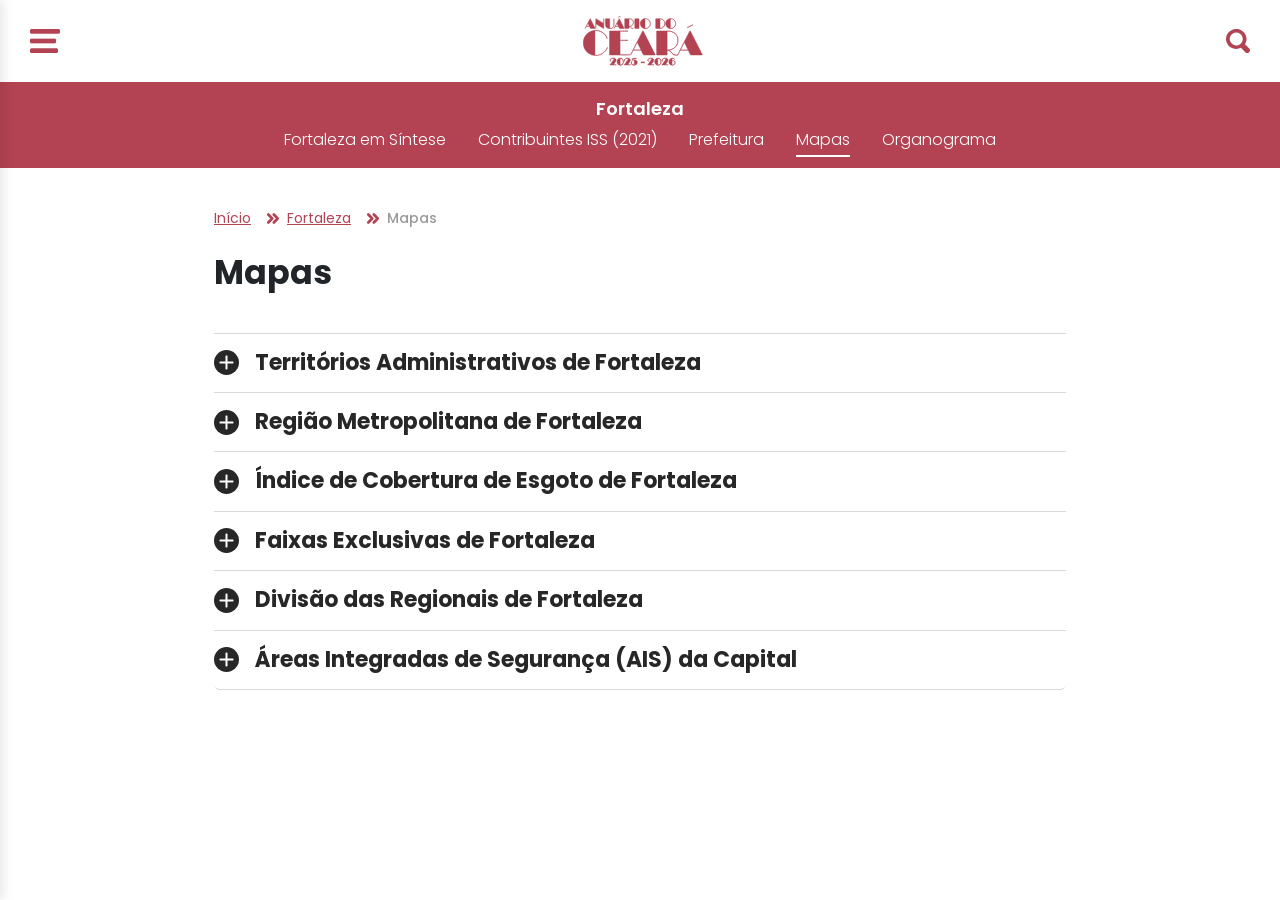
<file: index.html>
<!DOCTYPE html>
<html lang="pt-br">

<head>
  <meta charset="UTF-8">
  <meta name="viewport" content="width=device-width, initial-scale=1.0">
  <title>Anuário do Ceará</title>

  <!-- Fonte -->
  <link href="https://fonts.googleapis.com/css2?family=Poppins:wght@300;400;500;600;700&display=swap" rel="stylesheet">

  <!-- Bootstrap -->
  <link href="https://cdn.jsdelivr.net/npm/bootstrap@5.3.0/dist/css/bootstrap.min.css" rel="stylesheet">

  <!-- CSS -->
  <link rel="stylesheet" href="./src/main.css">
</head>

<body>
  <div id="header"></div>
  <main>
    <!-- BREADCRUMB -->
    <nav class="maps-breadcrumb" aria-label="breadcrumb">
      <div class="container">
        <div class="maps-inner">
          <ol class="breadcrumb">
            <li class="breadcrumb-item text-small font-regular">
              <a href="#">Início</a>
            </li>
            <li class="breadcrumb-item text-small font-regular">
              <a href="#">Fortaleza</a>
            </li>
            <li class="breadcrumb-item active text-small font-regular" aria-current="page">
              Mapas
            </li>
          </ol>
        </div>
      </div>
    </nav>

    <!-- TÍTULO -->
    <section class="page-header">
      <div class="container">
        <div class="maps-inner">
          <h1 class="title-large">Mapas</h1>
        </div>
      </div>
    </section>

    <!-- CONTEÚDO -->
    <section class="maps-content">
      <div class="container">
        <div class="maps-inner">
          <div class="accordion" id="accordionExample">

            <div class="accordion-item">
              <h2 class="accordion-header" id="headingOne">
                <button class="accordion-button collapsed" type="button" data-bs-toggle="collapse"
                  data-bs-target="#collapseOne" aria-expanded="false" aria-controls="collapseOne">
                  Territórios Administrativos de Fortaleza
                </button>
              </h2>
              <div id="collapseOne" class="accordion-collapse collapse" aria-labelledby="headingOne"
                data-bs-parent="#accordionExample">
                <div class="accordion-body">
                  <img src="/assets/img/6-TERRITORIOS-ADM.jpg" class="img-fluid mt-3"
                    alt="Mapa dos Territórios Administrativos de Fortaleza">
                </div>
              </div>
            </div>

            <div class="accordion-item">
              <h2 class="accordion-header" id="headingTwo">
                <button class="accordion-button collapsed" type="button" data-bs-toggle="collapse"
                  data-bs-target="#collapseTwo" aria-expanded="false" aria-controls="collapseTwo">
                  Região Metropolitana de Fortaleza
                </button>
              </h2>
              <div id="collapseTwo" class="accordion-collapse collapse" aria-labelledby="headingTwo"
                data-bs-parent="#accordionExample">
                <div class="accordion-body">
                  <img src="/assets/img/5-REGIAO-METROPOLITANA-DE-FORTALEZA-1.jpg" class="img-fluid mt-3"
                    alt="Mapa da Região Metropolitana de Fortaleza">
                </div>
              </div>
            </div>

            <div class="accordion-item">
              <h2 class="accordion-header" id="headingThree">
                <button class="accordion-button collapsed" type="button" data-bs-toggle="collapse"
                  data-bs-target="#collapseThree" aria-expanded="false" aria-controls="collapseThree">
                  Índice de Cobertura de Esgoto de Fortaleza
                </button>
              </h2>
              <div id="collapseThree" class="accordion-collapse collapse" aria-labelledby="headingThree"
                data-bs-parent="#accordionExample">
                <div class="accordion-body">
                  <img src="/assets/img/4-INDICE-DE-COBERTURA-DE-ESGOTO-DE-FORTALEZA-1.jpg" class="img-fluid mt-3"
                    alt="Mapa do Índice de Cobertura de Esgoto de Fortaleza">
                </div>
              </div>
            </div>

            <div class="accordion-item">
              <h2 class="accordion-header" id="headingFour">
                <button class="accordion-button collapsed" type="button" data-bs-toggle="collapse"
                  data-bs-target="#collapseFour" aria-expanded="false" aria-controls="collapseFour">
                  Faixas Exclusivas de Fortaleza
                </button>
              </h2>
              <div id="collapseFour" class="accordion-collapse collapse" aria-labelledby="headingFour"
                data-bs-parent="#accordionExample">
                <div class="accordion-body">
                  <img src="/assets/img/3-FAIXAS-EXCLUSIVAS-DE-FORTALEZA.jpg" class="img-fluid mt-3"
                    alt="Mapa das Faixas Exclusivas de Fortaleza">
                </div>
              </div>
            </div>

            <div class="accordion-item">
              <h2 class="accordion-header" id="headingFive">
                <button class="accordion-button collapsed" type="button" data-bs-toggle="collapse"
                  data-bs-target="#collapseFive" aria-expanded="false" aria-controls="collapseFive">
                  Divisão das Regionais de Fortaleza
                </button>
              </h2>
              <div id="collapseFive" class="accordion-collapse collapse" aria-labelledby="headingFive"
                data-bs-parent="#accordionExample">
                <div class="accordion-body">
                  <img src="/assets/img/2-DIVISAO-DAS-REGIONAIS-DE-FORTALEZA-1.jpg" class="img-fluid mt-3"
                    alt="Mapa da Divisão das Regionais de Fortaleza">
                </div>
              </div>
            </div>

            <div class="accordion-item">
              <h2 class="accordion-header" id="headingSix">
                <button class="accordion-button collapsed" type="button" data-bs-toggle="collapse"
                  data-bs-target="#collapseSix" aria-expanded="false" aria-controls="collapseSix">
                  Áreas Integradas de Segurança (AIS) da Capital
                </button>
              </h2>
              <div id="collapseSix" class="accordion-collapse collapse" aria-labelledby="headingSix"
                data-bs-parent="#accordionExample">
                <div class="accordion-body">
                  <img src="/assets/img/1-AIS-DE-FORTALEZA-1.jpg" class="img-fluid mt-3"
                    alt="Mapa das Áreas Integradas de Segurança (AIS) da Capital">
                </div>
              </div>
            </div>

          </div>
        </div>
      </div>
    </section>
  </main>

  <script src="./src/js/components/utils.js"></script>
  <script src="./src/js/components/data.js"></script>
  <script src="https://cdn.jsdelivr.net/npm/bootstrap@5.3.0/dist/js/bootstrap.bundle.min.js"></script>
</body>
</html>
</file>
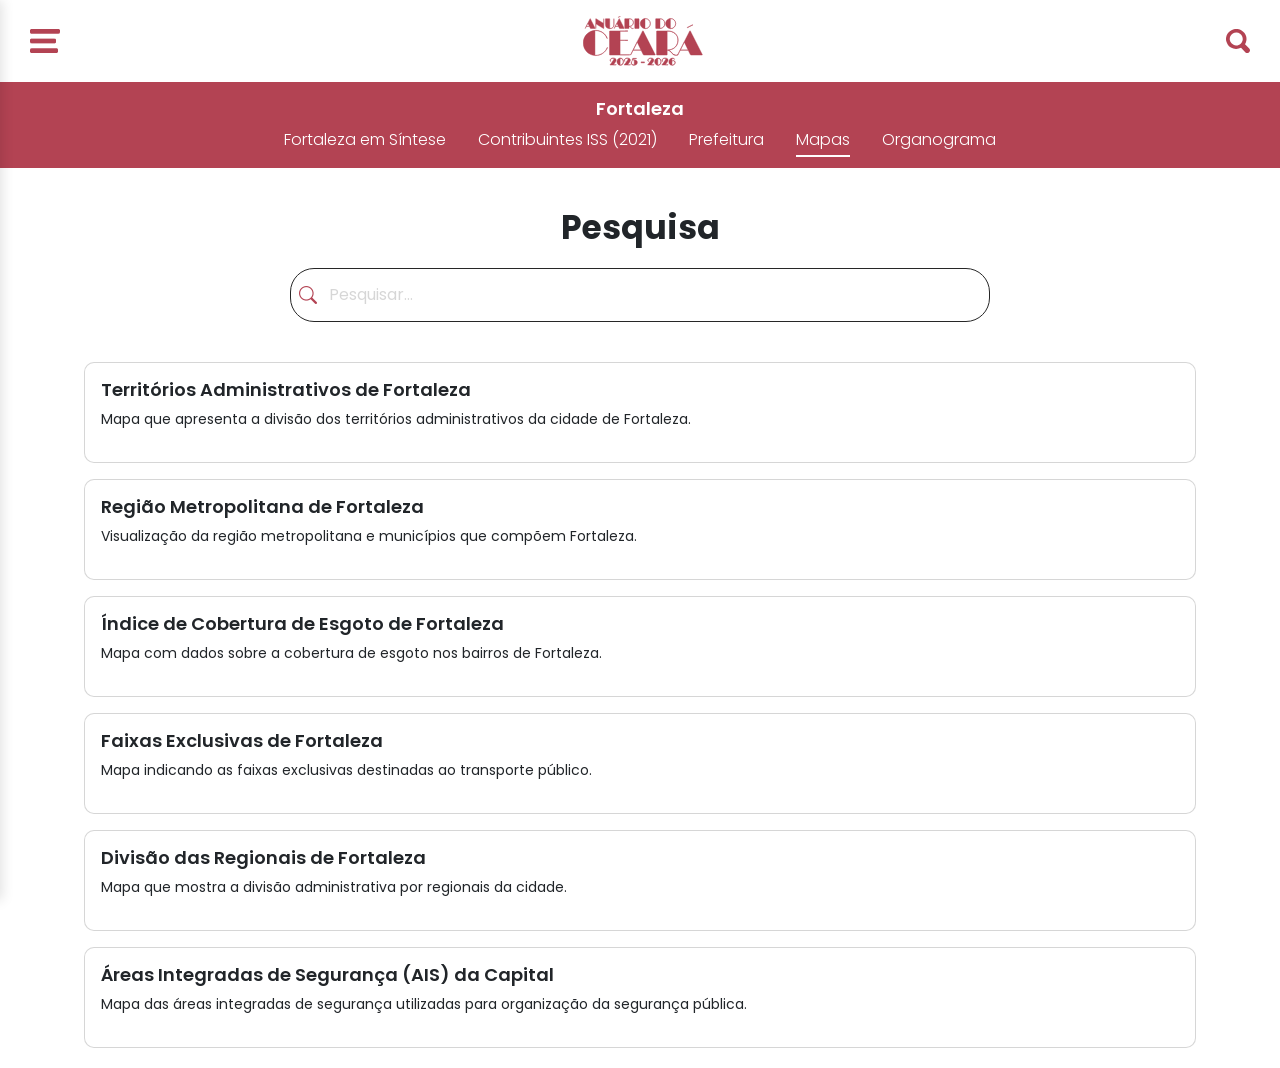
<file: search.html>
<!DOCTYPE html>
<html lang="pt-br">
<head>
    <meta charset="UTF-8">
    <meta name="viewport" content="width=device-width, initial-scale=1.0">
    <title>search | Anuário do Ceará</title>
    <link href="https://fonts.googleapis.com/css2?family=Poppins:wght@300;400;500;600;700&display=swap" rel="stylesheet">
    <link href="https://cdn.jsdelivr.net/npm/bootstrap@5.3.0/dist/css/bootstrap.min.css" rel="stylesheet">

    <link rel="stylesheet" href="./src/main.css">

<link href="https://cdn.jsdelivr.net/npm/bootstrap-icons@1.11.3/font/bootstrap-icons.css" rel="stylesheet">
</head>
<body>
    <div id="header">
        <!-- O header é carregado dinamicamente pelo JavaScript -->
    </div>

<main>
  <div class="container">
    <div class="search-header">
      <h1 class="title-large">Pesquisa</h1>
    </div>
    <div class="search-box">
      <label for="searchInput">
        <i class="bi bi-search"></i>
        <input type="text" id="searchInput" placeholder="Pesquisar...">
      </label>
    </div>
    <div id="cards-container"></div>
  </div>
</main>

    <script src="./src/js/components/utils.js"></script>
    <script src="./src/js/components/data.js"></script>

</body>
</html>
</file>
<file: src/main.css>
/* Base */
@import './css/base/reset.css';
@import './css/base/typography.css';

/* Layout */
@import './css/layout/container.css';

/* Components  */
@import './css/components/header.css';
@import './css/components/sidebar.css';
@import './css/components/search.css';

/* Paginas */
@import './css/pages/maps.css';
</file>
